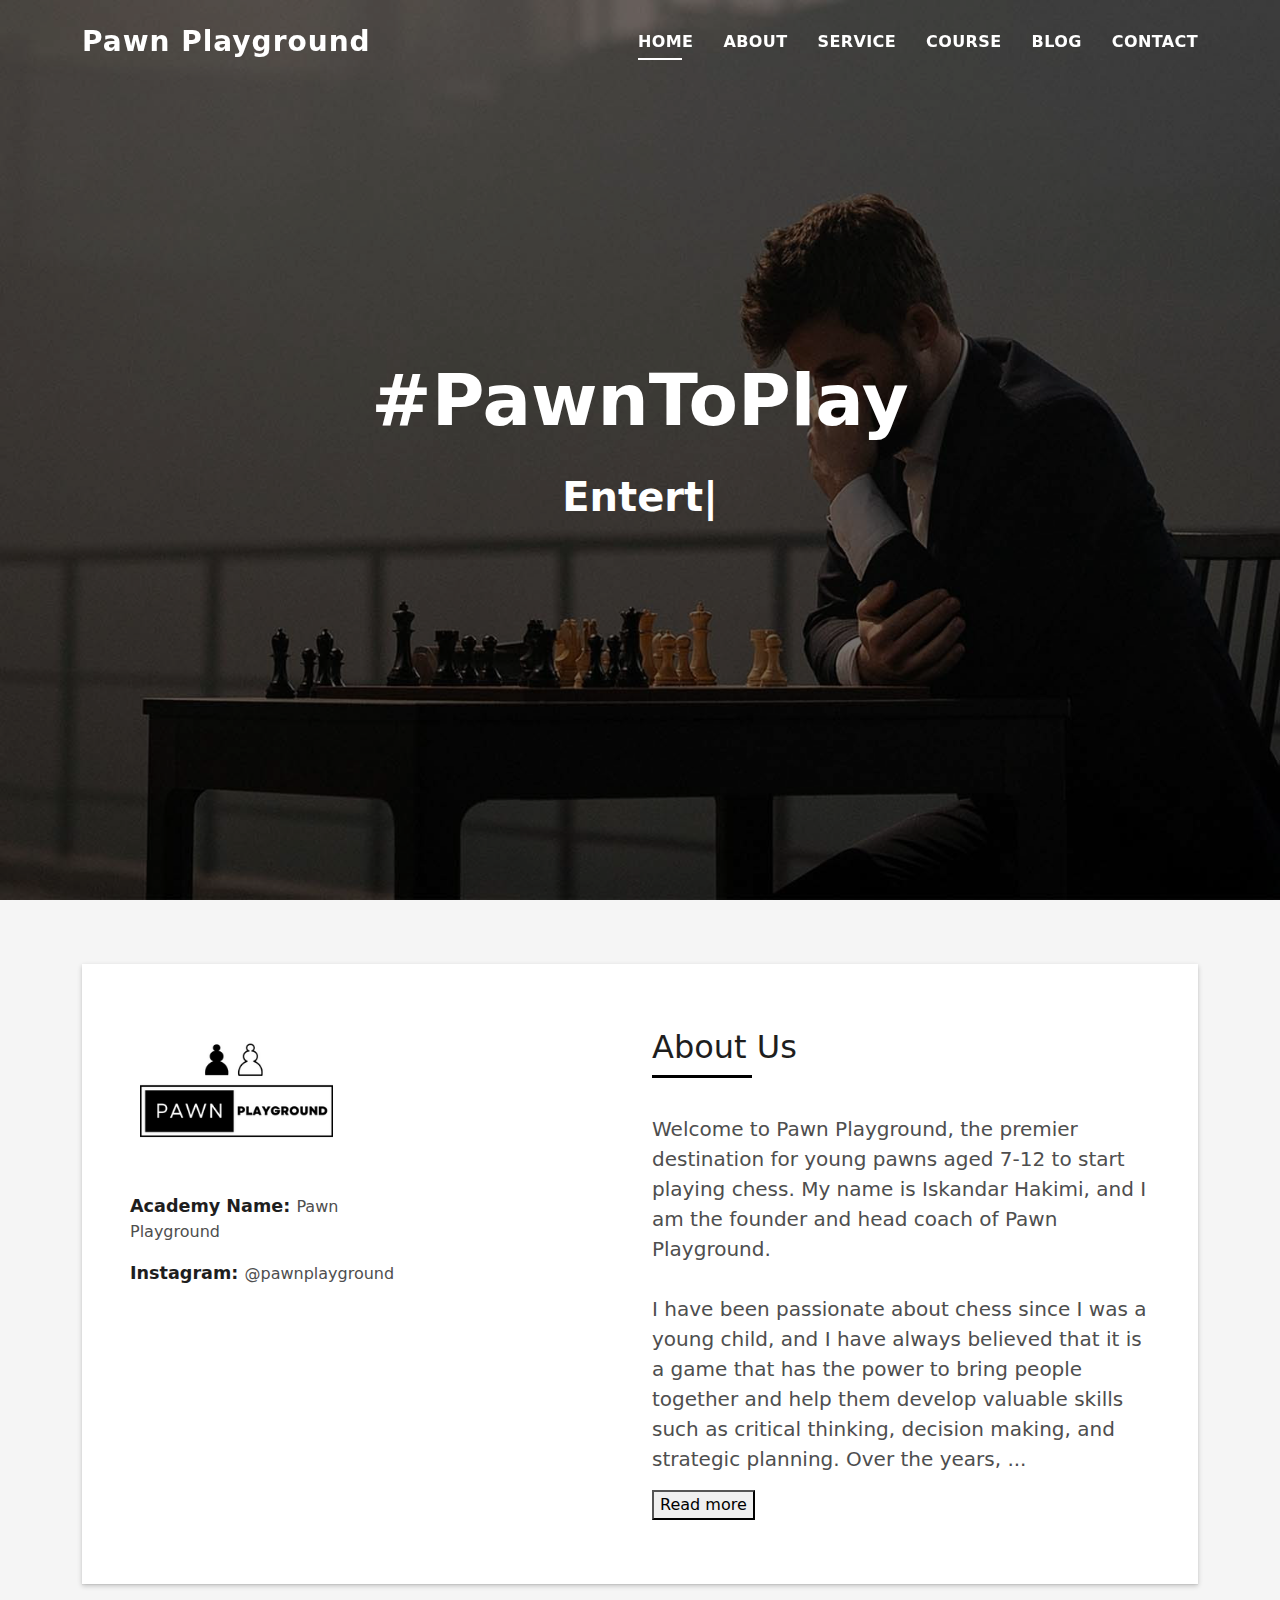
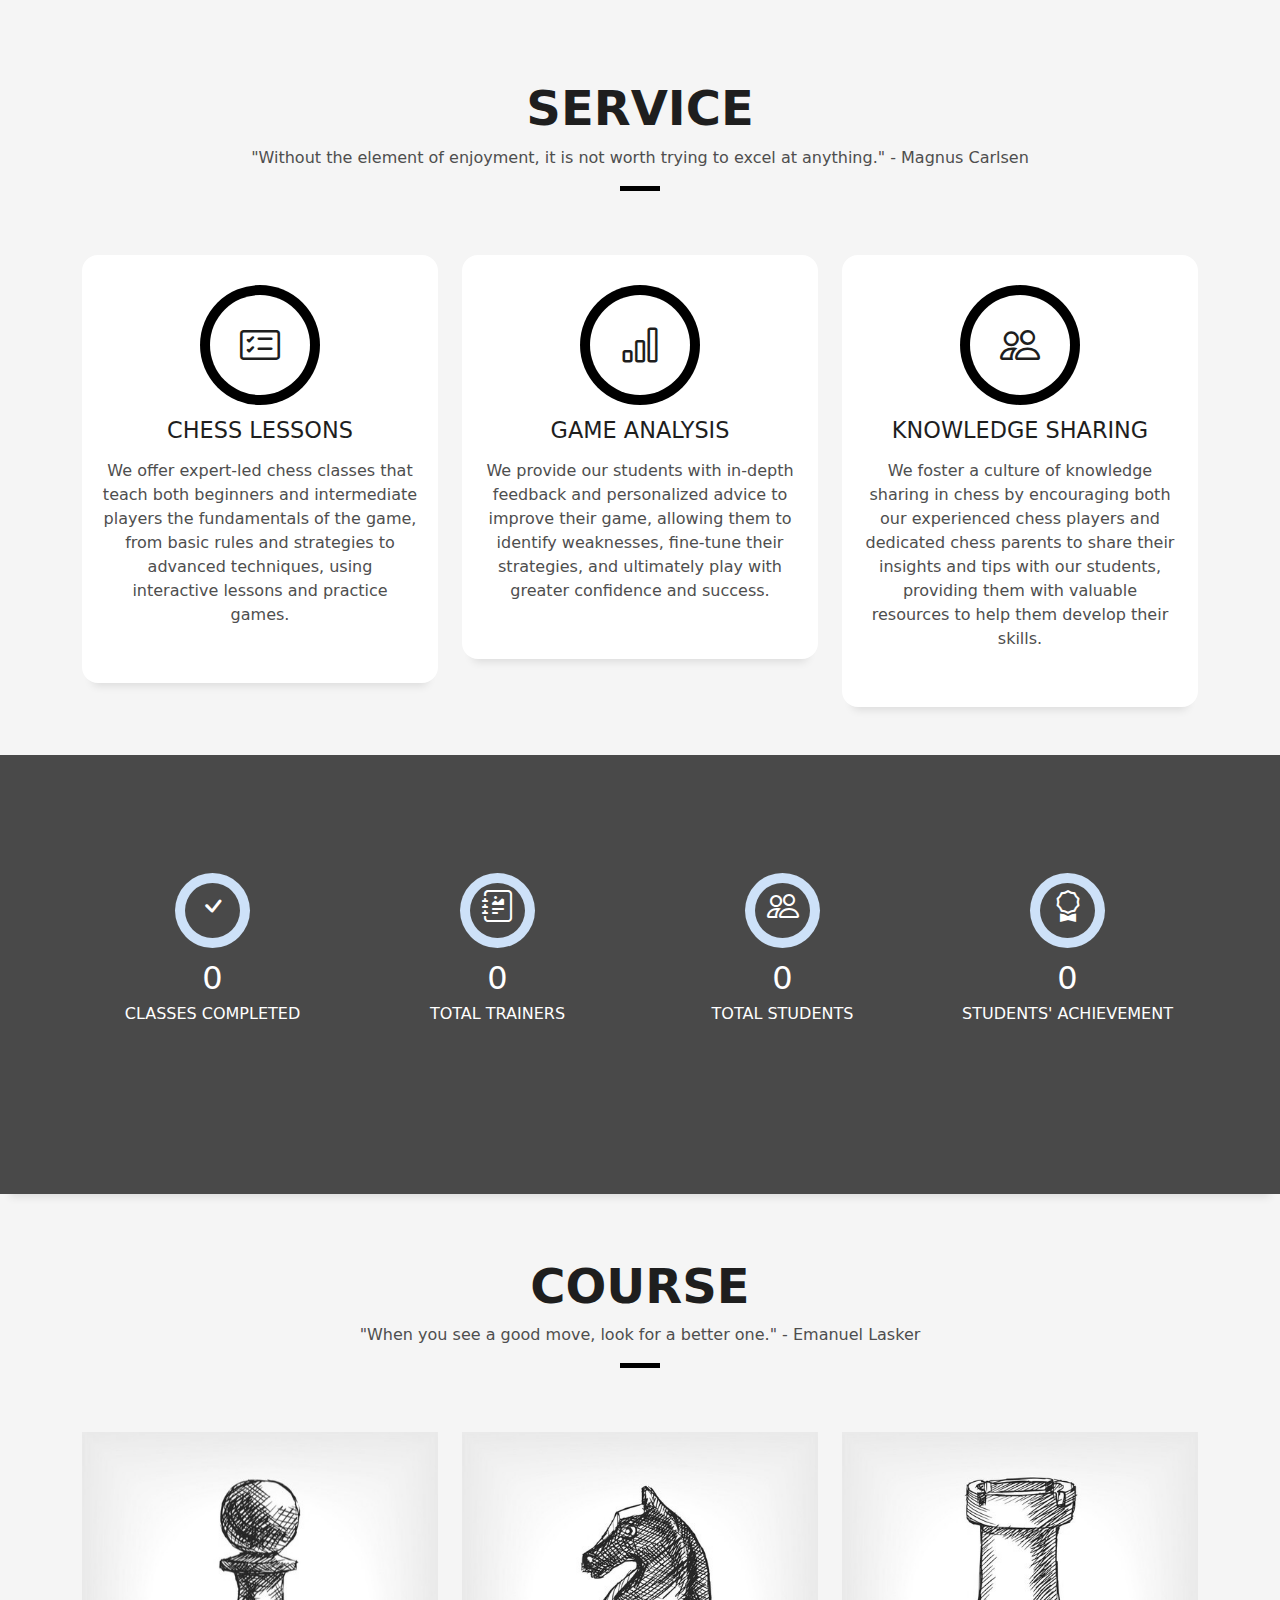
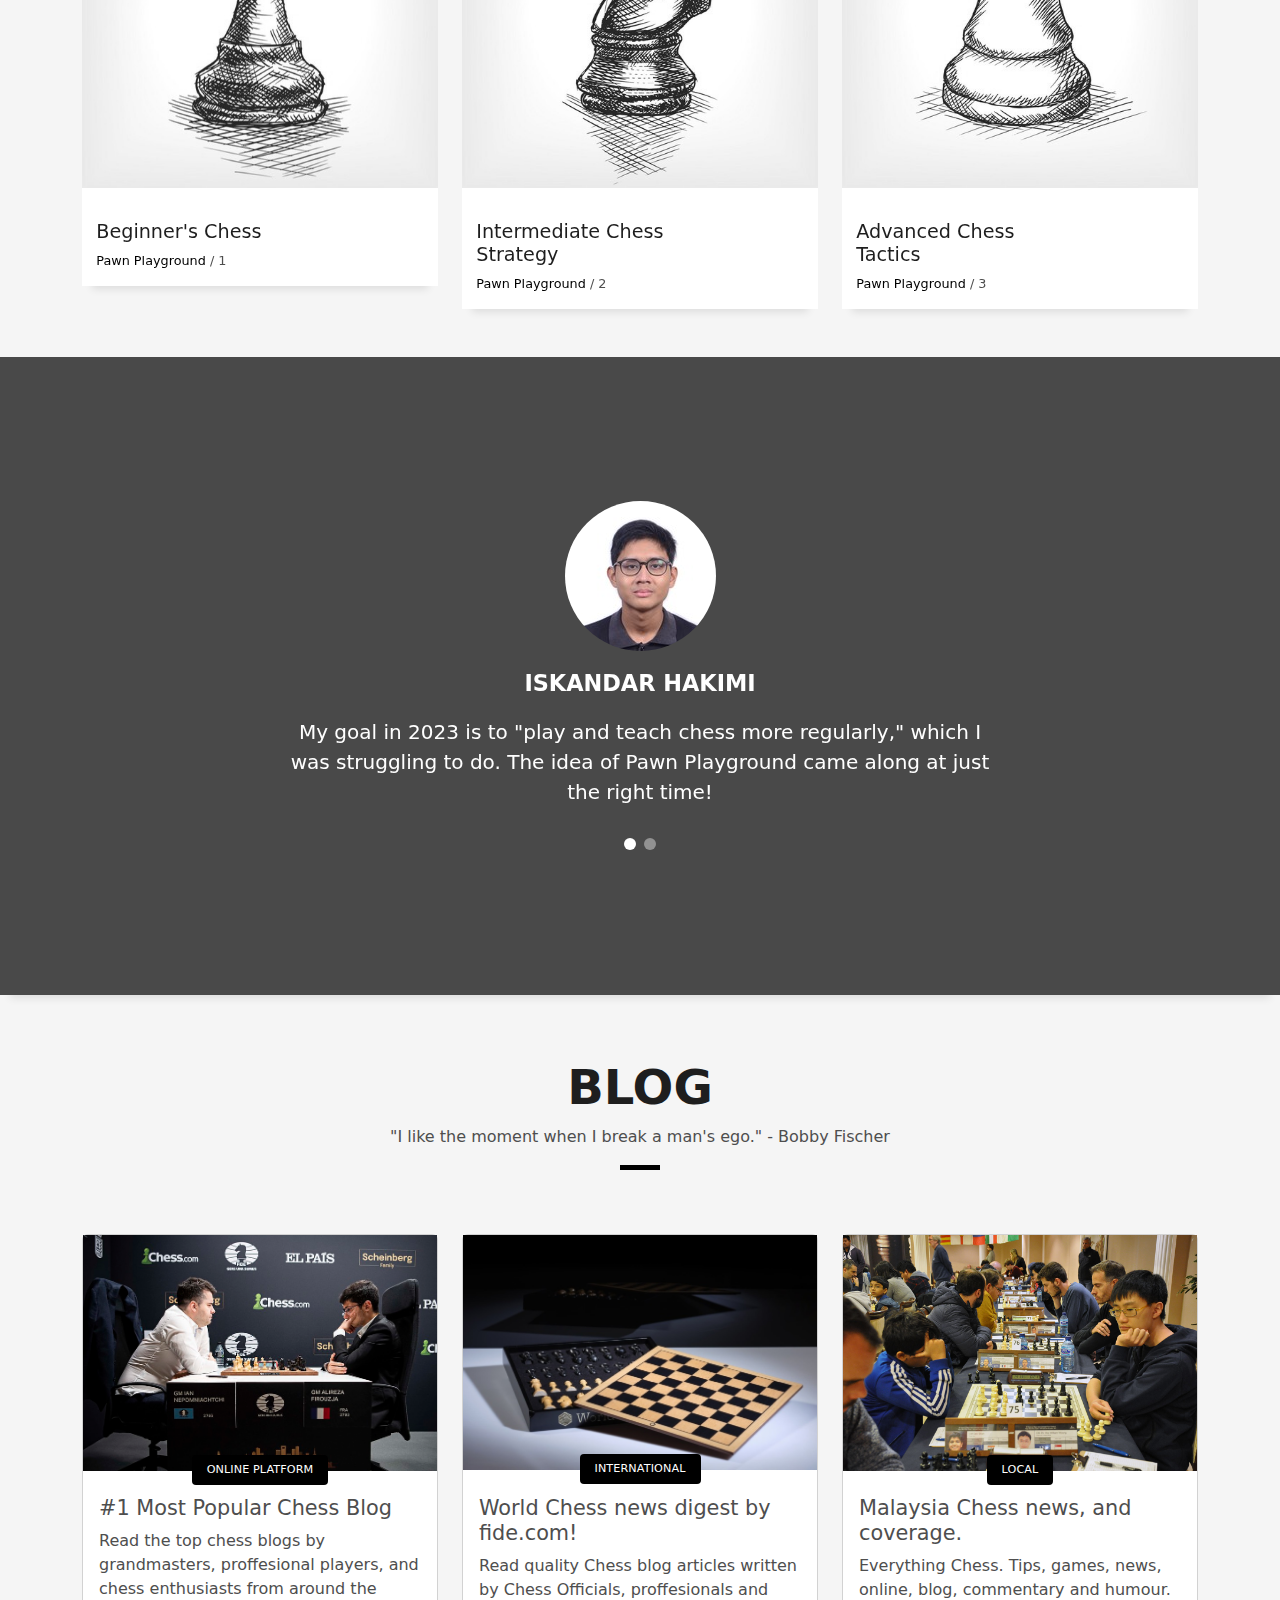
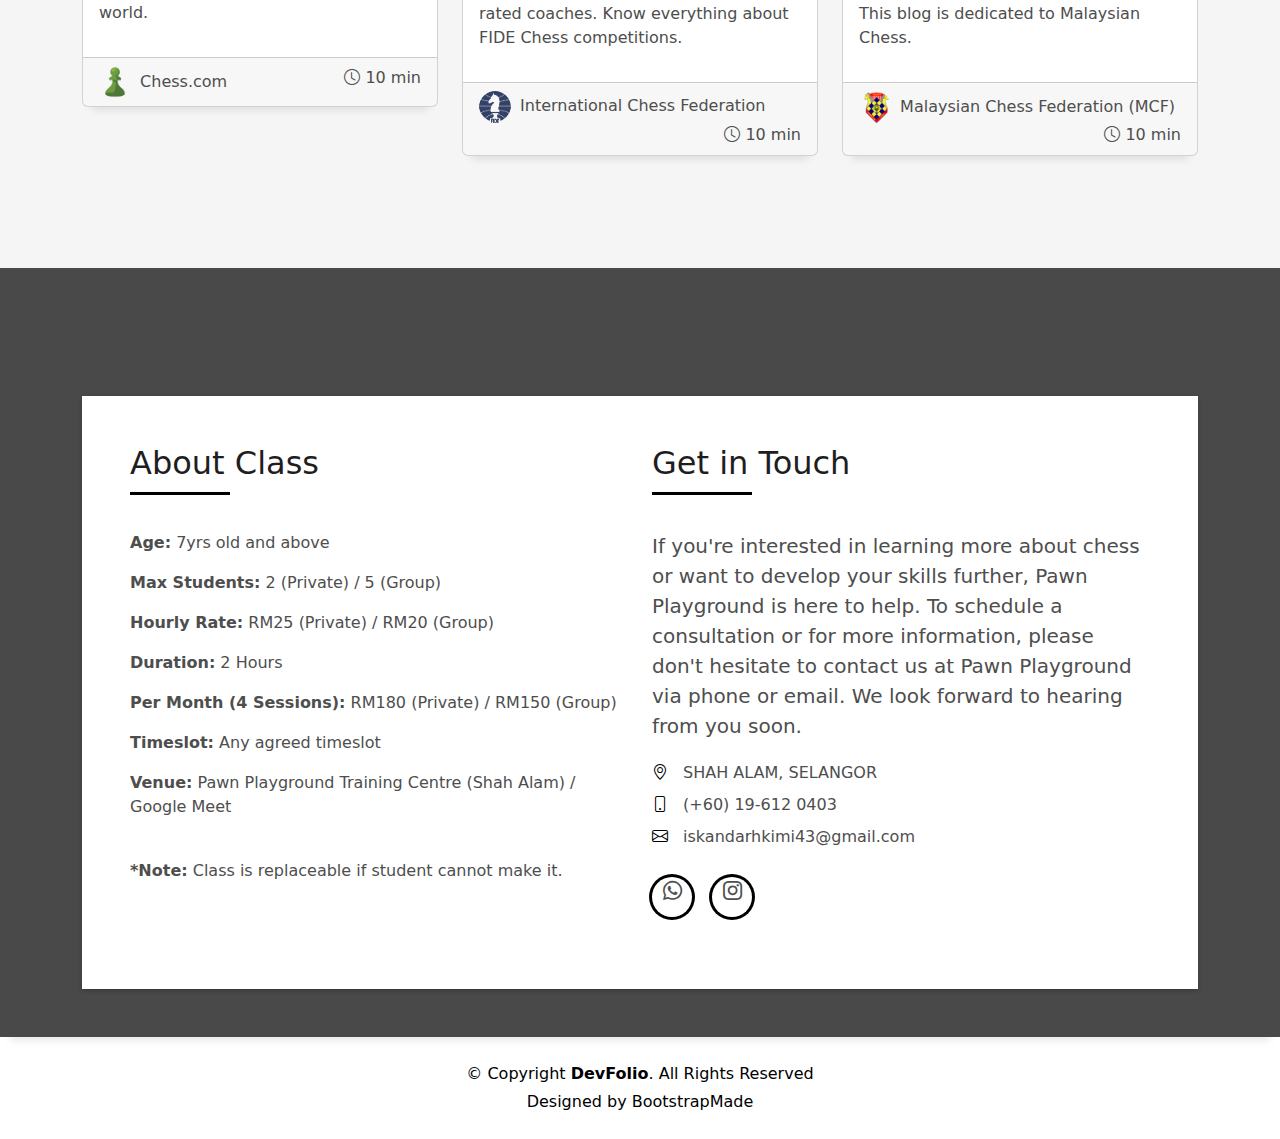
<file: index.html>
<!DOCTYPE html>
<html lang="en">

<head>
  <meta charset="utf-8">
  <meta content="width=device-width, initial-scale=1.0" name="viewport">

  <title>Pawn Playground</title>
  <meta content="" name="description">
  <meta content="" name="keywords">

  <!-- Favicons -->
  <link href="assets/img/pawnicon.png" rel="icon">
  <link href="assets/img/pawnicon.png" rel="apple-touch-icon">

  <!-- Vendor CSS Files -->
  <link href="assets/vendor/bootstrap/css/bootstrap.min.css" rel="stylesheet">
  <link href="assets/vendor/bootstrap-icons/bootstrap-icons.css" rel="stylesheet">
  <link href="assets/vendor/glightbox/css/glightbox.min.css" rel="stylesheet">
  <link href="assets/vendor/swiper/swiper-bundle.min.css" rel="stylesheet">

  <!-- Template Main CSS File -->
  <link href="assets/css/style.css" rel="stylesheet">

  <style>
    #more {display: none;}
  </style>

  <!-- =======================================================
  * Template Name: DevFolio - v4.10.0
  * Template URL: https://bootstrapmade.com/devfolio-bootstrap-portfolio-html-template/
  * Author: BootstrapMade.com
  * License: https://bootstrapmade.com/license/
  ======================================================== -->
</head>

<body>

  <!-- ======= Header ======= -->
  <header id="header" class="fixed-top">
    <div class="container d-flex align-items-center justify-content-between">

      <h1 class="logo"><a href="index.html">Pawn Playground</a></h1>
      <!-- Uncomment below if you prefer to use an image logo -->
      <!-- <a href="index.html" class="logo"><img src="assets/img/logo.png" alt="" class="img-fluid"></a>-->

      <nav id="navbar" class="navbar">
        <ul>
          <li><a class="nav-link scrollto active" href="#hero">Home</a></li>
          <li><a class="nav-link scrollto" href="#about">About</a></li>
          <li><a class="nav-link scrollto" href="#service">Service</a></li>
          <li><a class="nav-link scrollto " href="#course">Course</a></li>
          <li><a class="nav-link scrollto " href="#blog">Blog</a></li>
          <li><a class="nav-link scrollto" href="#contact">Contact</a></li>
        </ul>
        <i class="bi bi-list mobile-nav-toggle"></i>
      </nav><!-- .navbar -->

    </div>
  </header><!-- End Header -->

  <!-- ======= Hero Section ======= -->
  <div id="hero" class="hero route bg-image" style="background-image: url(assets/img/hero-bg.jpg)">
    <div class="overlay-itro"></div>
    <div class="hero-content display-table">
      <div class="table-cell">
        <div class="container">
          <!--<p class="display-6 color-d">Hello, world!</p>-->
          <h1 class="hero-title mb-4">#PawnToPlay</h1>
          <p class="hero-subtitle"><span class="typed" data-typed-items="Entertain., Inspire., Educate."></span></p>
          <!-- <p class="pt-3"><a class="btn btn-primary btn js-scroll px-4" href="#about" role="button">Learn More</a></p> -->
        </div>
      </div>
    </div>
  </div><!-- End Hero Section -->

  <main id="main">

    <!-- ======= About Section ======= -->
    <section id="about" class="about-mf sect-pt4 route">
      <div class="container">
        <div class="row">
          <div class="col-sm-12">
            <div class="box-shadow-full">
              <div class="row">
                <div class="col-md-6">
                  <div class="row">
                    <div class="col-sm-6 col-md-5">
                      <div class="about-img" style="text-align: center;">
                        <img src="assets/img/PAWN PLAYGROUND (250 x 250).png" class="img-fluid rounded b-shadow-a" alt="">
                      </div>
                    </div>
                  </div>
                  <div class="col-sm-6 col-md-7">
                    <div class="about-info">
                      <p><span class="title-s">Academy Name: </span> <span>Pawn Playground</span></p>
                      <p><span class="title-s">Instagram: </span> <span><a href=https://www.instagram.com/pawnplayground>@pawnplayground</a></span></p>
                    </div>
                  </div>
                </div>
                <div class="col-md-6">
                  <div class="about-me pt-4 pt-md-0">
                    <div class="title-box-2">
                      <h5 class="title-left">
                        About Us
                      </h5>
                    </div>


                    <p class="lead">
                      Welcome to Pawn Playground, the premier destination for young pawns aged 7-12 to start playing chess. 
                      My name is Iskandar Hakimi, and I am the founder and head coach of Pawn Playground. 
                      
                      <br><br> I have been passionate about chess since I was a young child, and I have always believed that it is a game that has the 
                      power to bring people together and help them develop valuable skills such as critical thinking, decision making, and strategic planning.
                      Over the years, <span id="dots">...</span><span id="more"> I have played in countless tournaments, studied with some amazing coaches, and honed my skills to become a solid player of the game.
                      
                      <br><br> I started Pawn Playground with the goal of sharing my love of chess with others and helping them to achieve their full 
                      potential in the game. Whether you're a beginner who has never played before or an intermediate player looking to take your skills 
                      to the next level, my team and I are here to help you succeed.
                    
                      <br><br>At Pawn Playground, we offer a variety of programs and classes, ranging from individual lessons to group training sessions, 
                      to help you reach your goals and improve your game. Our experienced coaches are dedicated to providing personalized instruction 
                      and support, and we are committed to creating a welcoming and supportive community for all of our students.
                    
                      <br><br> Thank you for considering Pawn Playground for your chess education, and we look forward to working with you soon.</span>
                    </p>
                    <button onclick="myFunction()" id="myBtn">Read more</button>
                  </div>
                </div>
              </div>
            </div>
          </div>
        </div>
      </div>
    </section><!-- End About Section -->

    <!-- ======= Service Section ======= -->
    <section id="service" class="services-mf pt-5 route">
      <div class="container">
        <div class="row">
          <div class="col-sm-12">
            <div class="title-box text-center">
              <h3 class="title-a">
                Service
              </h3>
              <p class="subtitle-a">
                "Without the element of enjoyment, it is not worth trying to excel at anything." - Magnus Carlsen
              </p>
              <div class="line-mf"></div>
            </div>
          </div>
        </div>
        <div class="row">
          <div class="col-md-4">
            <div class="service-box">
              <div class="service-ico">
                <span class="ico-circle"><i class="bi bi-card-checklist"></i></span>
              </div>
              <div class="service-content">
                <h2 class="s-title">Chess Lessons</h2>
                <p class="s-description text-center">
                  We offer expert-led chess classes that teach both beginners and intermediate players the fundamentals of the game, 
                  from basic rules and strategies to advanced techniques, using interactive lessons and practice games.
                </p>
              </div>
            </div>
          </div>
          <div class="col-md-4">
            <div class="service-box">
              <div class="service-ico">
                <span class="ico-circle"><i class="bi bi-bar-chart"></i></span>
              </div>
              <div class="service-content">
                <h2 class="s-title">Game Analysis</h2>
                <p class="s-description text-center">
                  We provide our students with in-depth feedback and personalized advice to improve their game, 
                  allowing them to identify weaknesses, fine-tune their strategies, and ultimately play with greater confidence and success.
                </p>
              </div>
            </div>
          </div>
          <div class="col-md-4">
            <div class="service-box">
              <div class="service-ico">
                <span class="ico-circle"><i class="bi bi-people"></i></span>
              </div>
              <div class="service-content">
                <h2 class="s-title">Knowledge Sharing</h2>
                <p class="s-description text-center">
                  We foster a culture of knowledge sharing in chess by encouraging both our experienced chess players and dedicated 
                  chess parents to share their insights and tips with our students, providing them with valuable resources 
                  to help them develop their skills.
                </p>
              </div>
            </div>
          </div>
        </div>
      </div>
    </section><!-- End Services Section -->

    <!-- ======= Counter Section ======= -->
    <div class="section-counter paralax-mf bg-image" style="background-image: url(assets/img/pawn-bg.jpg)">
      <div class="overlay-mf"></div>
      <div class="container position-relative">
        <div class="row">
          <div class="col-sm-3 col-lg-3">
            <div class="counter-box counter-box pt-4 pt-md-0">
              <div class="counter-ico">
                <span class="ico-circle"><i class="bi bi-check"></i></span>
              </div>
              <div class="counter-num">
                <p data-purecounter-start="0" data-purecounter-end="72" data-purecounter-duration="1" class="counter purecounter"></p>
                <span class="counter-text">CLASSES COMPLETED<br><br></span>
              </div>
            </div>
          </div>
          <div class="col-sm-3 col-lg-3">
            <div class="counter-box pt-4 pt-md-0">
              <div class="counter-ico">
                <span class="ico-circle"><i class="bi bi-journal-richtext"></i></span>
              </div>
              <div class="counter-num">
                <p data-purecounter-start="0" data-purecounter-end="2" data-purecounter-duration="1" class="counter purecounter"></p>
                <span class="counter-text">TOTAL TRAINERS<br><br></span>
              </div>
            </div>
          </div>
          <div class="col-sm-3 col-lg-3">
            <div class="counter-box pt-4 pt-md-0">
              <div class="counter-ico">
                <span class="ico-circle"><i class="bi bi-people"></i></span>
              </div>
              <div class="counter-num">
                <p data-purecounter-start="0" data-purecounter-end="12" data-purecounter-duration="1" class="counter purecounter"></p>
                <span class="counter-text">TOTAL STUDENTS<br><br></span>
              </div>
            </div>
          </div>
          <div class="col-sm-3 col-lg-3">
            <div class="counter-box pt-4 pt-md-0">
              <div class="counter-ico">
                <span class="ico-circle"><i class="bi bi-award"></i></span>
              </div>
              <div class="counter-num">
                <p data-purecounter-start="0" data-purecounter-end="27" data-purecounter-duration="1" class="counter purecounter"></p>
                <span class="counter-text">STUDENTS' ACHIEVEMENT</span>
              </div>
            </div>
          </div>
        </div>
      </div>
    </div><!-- End Counter Section -->

    <!-- ======= Course Section ======= -->
    <section id="course" class="portfolio-mf sect-pt4 route">
      <div class="container">
        <div class="row">
          <div class="col-sm-12">
            <div class="title-box text-center">
              <h3 class="title-a">
                Course
              </h3>
              <p class="subtitle-a">
                "When you see a good move, look for a better one." - Emanuel Lasker
              </p>
              <div class="line-mf"></div>
            </div>
          </div>
        </div>
        <div class="row">
          <div class="col-md-4">
            <div class="work-box">
              <a href="assets/img/pawn-sketch-bw.jpg" data-gallery="portfolioGallery" class="portfolio-lightbox">
                <div class="work-img">
                  <img src="assets/img/pawn-sketch-bw.jpg" alt="" class="img-fluid">
                </div>
              </a>
              <div class="work-content">
                <div class="row">
                  <div class="col-sm-8">
                    <h2 class="w-title">Beginner's Chess</h2>
                    <div class="w-more">
                      <span class="w-ctegory">Pawn Playground</span> / <span class="w-date">1</span>
                    </div>
                  </div>
                </div>
              </div>
            </div>
          </div>
          <div class="col-md-4">
            <div class="work-box">
              <a href="assets/img/knight-sketch-bw.jpg" data-gallery="portfolioGallery" class="portfolio-lightbox">
                <div class="work-img">
                  <img src="assets/img/knight-sketch-bw.jpg" alt="" class="img-fluid">
                </div>
              </a>
              <div class="work-content">
                <div class="row">
                  <div class="col-sm-8">
                    <h2 class="w-title">Intermediate Chess Strategy</h2>
                    <div class="w-more">
                      <span class="w-ctegory">Pawn Playground</span> / <span class="w-date">2</span>
                    </div>
                  </div>
                </div>
              </div>
            </div>
          </div>
          <div class="col-md-4">
            <div class="work-box">
              <a href="assets/img/rook-sketch-bw.jpg" data-gallery="portfolioGallery" class="portfolio-lightbox">
                <div class="work-img">
                  <img src="assets/img/rook-sketch-bw.jpg" alt="" class="img-fluid">
                </div>
              </a>
              <div class="work-content">
                <div class="row">
                  <div class="col-sm-8">
                    <h2 class="w-title">Advanced Chess Tactics</h2>
                    <div class="w-more">
                      <span class="w-ctegory">Pawn Playground</span> / <span class="w-date">3</span>
                    </div>
                  </div>
                </div>
              </div>
            </div>
          </div>
        </div>
      </div>
    </section><!-- End Portfolio Section -->

    <!-- ======= Trainers Section ======= -->
    <div class="testimonials paralax-mf bg-image" style="background-image: url(assets/img/chess-bg.jpg)">
      <div class="overlay-mf"></div>
      <div class="container">
        <div class="row">
          <div class="col-md-12">

            <div class="testimonials-slider swiper" data-aos="fade-up" data-aos-delay="100">
              <div class="swiper-wrapper">

                <div class="swiper-slide">
                  <div class="testimonial-box">
                    <div class="author-test">
                      <img src="assets/img/kimipic.jpg" alt="" class="rounded-circle b-shadow-a">
                      <span class="author">Iskandar Hakimi</span>
                    </div>
                    <div class="content-test">
                      <p class="description lead">
                        My goal in 2023 is to "play and teach chess more regularly," which I was struggling to do. 
                        The idea of Pawn Playground came along at just the right time! 
                      </p>
                    </div>
                  </div>
                </div><!-- End trainers item -->

                <div class="swiper-slide">
                  <div class="testimonial-box">
                    <div class="author-test">
                      <img src="assets/img/dinapic.jpg" alt="" class="rounded-circle b-shadow-a">
                      <span class="author">Yasmin Irdina</span>
                    </div>
                    <div class="content-test">
                      <p class="description lead">
                        I strongly believe that teaching our young guns how to play chess will stimulate 
                        their development in problem-solving, critical thinking, and strategic planning skills. Let's #PawnToPlay.
                      </p>
                    </div>
                  </div>
                </div><!-- End trainers item -->
              </div>
              <div class="swiper-pagination"></div>
            </div>

            <!-- <div id="testimonial-mf" class="owl-carousel owl-theme">
          
        </div> -->
          </div>
        </div>
      </div>
    </div><!-- End Trainers Section -->

    <!-- ======= Blog Section ======= -->
    <section id="blog" class="blog-mf sect-pt4 route">
      <div class="container">
        <div class="row">
          <div class="col-sm-12">
            <div class="title-box text-center">
              <h3 class="title-a">
                Blog
              </h3>
              <p class="subtitle-a">
                "I like the moment when I break a man's ego." - Bobby Fischer
              </p>
              <div class="line-mf"></div>
            </div>
          </div>
        </div>
        <div class="row">
          <div class="col-md-4">
            <div class="card card-blog">
              <div class="card-img">
                <a href="https://www.chess.com/blog/chesscom"><img src="assets/img/chess.com.jpeg" alt="" class="img-fluid"></a>
              </div>
              <div class="card-body">
                <div class="card-category-box">
                  <div class="card-category">
                    <h6 class="category">Online Platform</h6>
                  </div>
                </div>
                <h3 class="card-title"><a href="https://www.chess.com/blog/chesscom">#1 Most Popular Chess Blog</a></h3>
                <p class="card-description">
                  Read the top chess blogs by grandmasters, proffesional players, and 
                  chess enthusiasts from around the world.
                </p>
              </div>
              <div class="card-footer">
                <div class="post-author">
                  <a href="#">
                    <img src="assets/img/chess.comicon.png" alt="" class="avatar rounded-circle">
                    <span class="author">Chess.com</span>
                  </a>
                </div>
                <div class="post-date">
                  <span class="bi bi-clock"></span> 10 min
                </div>
              </div>
            </div>
          </div>
          <div class="col-md-4">
            <div class="card card-blog">
              <div class="card-img">
                <a href="https://www.fide.com/news"><img src="assets/img/fide.jpg" alt="" class="img-fluid"></a>
              </div>
              <div class="card-body">
                <div class="card-category-box">
                  <div class="card-category">
                    <h6 class="category">International</h6>
                  </div>
                </div>
                <h3 class="card-title"><a href="https://www.fide.com/news">World Chess news digest by fide.com!</a></h3>
                <p class="card-description">
                  Read quality Chess blog articles written by Chess Officials, proffesionals 
                  and rated coaches. Know everything about FIDE Chess competitions.
                </p>
              </div>
              <div class="card-footer">
                <div class="post-author">
                  <a href="#">
                    <img src="assets/img/fidelogo.png" alt="" class="avatar rounded-circle">
                    <span class="author">International Chess Federation</span>
                  </a>
                </div>
                <div class="post-date">
                  <span class="bi bi-clock"></span> 10 min
                </div>
              </div>
            </div>
          </div>
          <div class="col-md-4">
            <div class="card card-blog">
              <div class="card-img">
                <a href="https://malaysiachess.org/"><img src="assets/img/mcf.jpg" alt="" class="img-fluid"></a>
              </div>
              <div class="card-body">
                <div class="card-category-box">
                  <div class="card-category">
                    <h6 class="category">Local</h6>
                  </div>
                </div>
                <h3 class="card-title"><a href="https://malaysiachess.org/">Malaysia Chess news, and coverage.</a></h3>
                <p class="card-description">
                  Everything Chess. Tips, games, news, online, blog, commentary and humour.
                  This blog is dedicated to Malaysian Chess.
                </p>
              </div>
              <div class="card-footer">
                <div class="post-author">
                  <a href="#">
                    <img src="assets/img/mcflogo.png" alt="" class="avatar rounded-circle">
                    <span class="author">Malaysian Chess Federation (MCF)</span>
                  </a>
                </div>
                <div class="post-date">
                  <span class="bi bi-clock"></span> 10 min
                </div>
              </div>
            </div>
          </div>
        </div>
      </div>
    </section><!-- End Blog Section -->

    <!-- ======= Contact Section ======= -->
    <section id="contact" class="paralax-mf footer-paralax bg-image sect-mt4 route" style="background-image: url(assets/img/overlay-bg.jpg)">
      <div class="overlay-mf"></div>
      <div class="container">
        <div class="row">
          <div class="col-sm-12">
            <div class="contact-mf">
              <div id="contact" class="box-shadow-full">
                <div class="row">
                  <div class="col-md-6">
                    <div class="title-box-2">
                      <h5 class="title-left">
                        About Class
                      </h5>
                    </div>
                    <div>
                      <p class="lead">
                        <p><b>Age:</b> 7yrs old and above</p>
                        <p><b>Max Students:</b> 2 (Private) / 5 (Group)</p>
                        <p><b>Hourly Rate:</b> RM25 (Private) / RM20 (Group) </p>
                        <p><b>Duration:</b> 2 Hours</p>
                        <p><b>Per Month (4 Sessions):</b> RM180 (Private) / RM150 (Group)</p>
                        <p><b>Timeslot:</b> Any agreed timeslot</p>
                        <p><b>Venue:</b> Pawn Playground Training Centre (Shah Alam) / Google Meet</p>
                        <br>
                        <p><b>*Note:</b> Class is replaceable if student cannot make it.</p>
                      </p>
                    </div>
                  </div>
                  <div class="col-md-6">
                    <div class="title-box-2 pt-4 pt-md-0">
                      <h5 class="title-left">
                        Get in Touch
                      </h5>
                    </div>
                    <div class="more-info">
                      <p class="lead">
                        If you're interested in learning more about chess or want to develop your skills further, 
                        Pawn Playground is here to help. To schedule a consultation or for more information, 
                        please don't hesitate to contact us at Pawn Playground via phone or email. 
                        We look forward to hearing from you soon.
                      </p>
                      <ul class="list-ico">
                        <li><span class="bi bi-geo-alt"></span> SHAH ALAM, SELANGOR</li>
                        <li><span class="bi bi-phone"></span> (+60) 19-612 0403</li>
                        <li><span class="bi bi-envelope"></span> iskandarhkimi43@gmail.com</li>
                      </ul>
                    </div>
                    <div class="socials">
                      <ul>
                        <li><a href="https://api.whatsapp.com/send?phone=60196120403&text=Hello%2C%20I%20am%20interested%20in%20joining%20Pawn%20Playground!"><span class="ico-circle"><i class="bi bi-whatsapp"></i></span></a></li>
                        <li><a href="https://www.instagram.com/pawnplayground/"><span class="ico-circle"><i class="bi bi-instagram"></i></span></a></li>
                      </ul>
                    </div>
                  </div>
                </div>
              </div>
            </div>
          </div>
        </div>
      </div>
    </section><!-- End Contact Section -->

  </main><!-- End #main -->

  <!-- ======= Footer ======= -->
  <footer>
    <div class="container">
      <div class="row">
        <div class="col-sm-12">
          <div class="copyright-box">
            <p class="copyright">&copy; Copyright <strong>DevFolio</strong>. All Rights Reserved</p>
            <div class="credits">
              <!--
              All the links in the footer should remain intact.
              You can delete the links only if you purchased the pro version.
              Licensing information: https://bootstrapmade.com/license/
              Purchase the pro version with working PHP/AJAX contact form: https://bootstrapmade.com/buy/?theme=DevFolio
            -->
              Designed by <a href="https://bootstrapmade.com/">BootstrapMade</a>
            </div>
          </div>
        </div>
      </div>
    </div>
  </footer><!-- End  Footer -->

  <div id="preloader"></div>
  <a href="#" class="back-to-top d-flex align-items-center justify-content-center"><i class="bi bi-arrow-up-short"></i></a>

  <!-- Vendor JS Files -->
  <script src="assets/vendor/purecounter/purecounter_vanilla.js"></script>
  <script src="assets/vendor/bootstrap/js/bootstrap.bundle.min.js"></script>
  <script src="assets/vendor/glightbox/js/glightbox.min.js"></script>
  <script src="assets/vendor/swiper/swiper-bundle.min.js"></script>
  <script src="assets/vendor/typed.js/typed.min.js"></script>
  <script src="assets/vendor/php-email-form/validate.js"></script>

  <!-- Template Main JS File -->
  <script src="assets/js/main.js"></script>

  <script>
    function myFunction() {
      var dots = document.getElementById("dots");
      var moreText = document.getElementById("more");
      var btnText = document.getElementById("myBtn");
    
      if (dots.style.display === "none") {
        dots.style.display = "inline";
        btnText.innerHTML = "Read more"; 
        moreText.style.display = "none";
      } else {
        dots.style.display = "none";
        btnText.innerHTML = "Read less"; 
        moreText.style.display = "inline";
      }
    }
    </script>

</body>

</html>
</file>
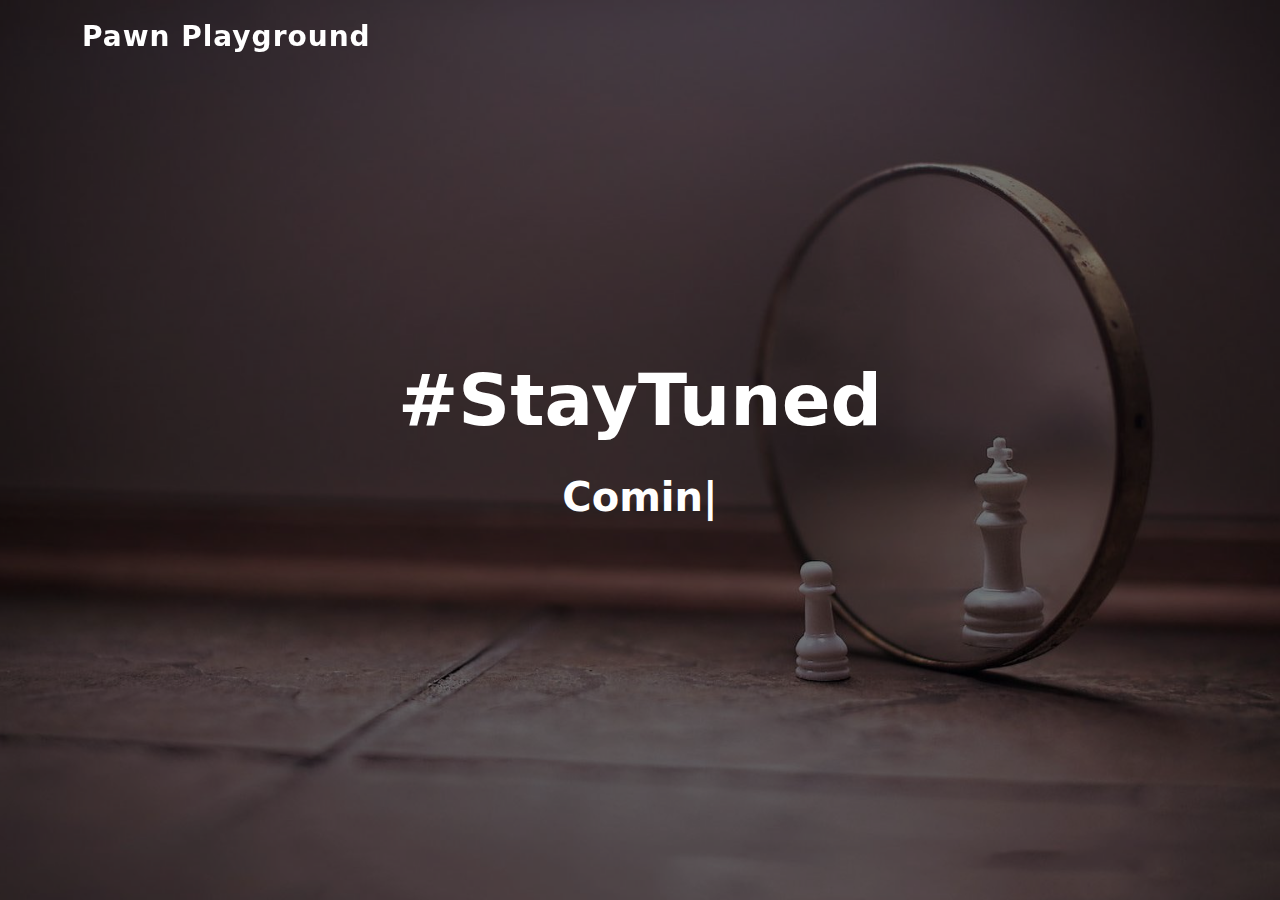
<file: coming-soon.html>
<!DOCTYPE html>
<html lang="en">

<head>
  <meta charset="utf-8">
  <meta content="width=device-width, initial-scale=1.0" name="viewport">

  <title>Pawn Playground</title>
  <meta content="" name="description">
  <meta content="" name="keywords">

  <!-- Favicons -->
  <link href="assets/img/pawnicon.png" rel="icon">
  <link href="assets/img/pawnicon.png" rel="apple-touch-icon">

  <!-- Vendor CSS Files -->
  <link href="assets/vendor/bootstrap/css/bootstrap.min.css" rel="stylesheet">
  <link href="assets/vendor/bootstrap-icons/bootstrap-icons.css" rel="stylesheet">
  <link href="assets/vendor/glightbox/css/glightbox.min.css" rel="stylesheet">
  <link href="assets/vendor/swiper/swiper-bundle.min.css" rel="stylesheet">

  <!-- Template Main CSS File -->
  <link href="assets/css/style.css" rel="stylesheet">

  <style>
    #more {display: none;}
  </style>

  <!-- =======================================================
  * Template Name: DevFolio - v4.10.0
  * Template URL: https://bootstrapmade.com/devfolio-bootstrap-portfolio-html-template/
  * Author: BootstrapMade.com
  * License: https://bootstrapmade.com/license/
  ======================================================== -->
</head>

<body>

  <!-- ======= Header ======= -->
  <header id="header" class="fixed-top">
    <div class="container d-flex align-items-center justify-content-between">

      <h1 class="logo"><a href="#">Pawn Playground</a></h1>
      <!-- Uncomment below if you prefer to use an image logo -->
      <!-- <a href="index.html" class="logo"><img src="assets/img/logo.png" alt="" class="img-fluid"></a>-->

    </div>
  </header><!-- End Header -->

  <!-- ======= Hero Section ======= -->
  <div id="hero" class="hero route bg-image" style="background-image: url(assets/img/hero-bg-2.jpg)">
    <div class="overlay-itro"></div>
    <div class="hero-content display-table">
      <div class="table-cell">
        <div class="container">
          <!--<p class="display-6 color-d">Hello, world!</p>-->
          <h1 class="hero-title mb-4">#StayTuned</h1>
          <p class="hero-subtitle"><span class="typed" data-typed-items="Coming Soon."></span></p>
          <!-- <p class="pt-3"><a class="btn btn-primary btn js-scroll px-4" href="#about" role="button">Learn More</a></p> -->
        </div>
      </div>
    </div>
  </div><!-- End Hero Section -->

  <div id="preloader"></div>
  <a href="#" class="back-to-top d-flex align-items-center justify-content-center"><i class="bi bi-arrow-up-short"></i></a>

  <!-- Vendor JS Files -->
  <script src="assets/vendor/purecounter/purecounter_vanilla.js"></script>
  <script src="assets/vendor/bootstrap/js/bootstrap.bundle.min.js"></script>
  <script src="assets/vendor/glightbox/js/glightbox.min.js"></script>
  <script src="assets/vendor/swiper/swiper-bundle.min.js"></script>
  <script src="assets/vendor/typed.js/typed.min.js"></script>
  <script src="assets/vendor/php-email-form/validate.js"></script>

  <!-- Template Main JS File -->
  <script src="assets/js/main.js"></script>

  <script>
    function myFunction() {
      var dots = document.getElementById("dots");
      var moreText = document.getElementById("more");
      var btnText = document.getElementById("myBtn");
    
      if (dots.style.display === "none") {
        dots.style.display = "inline";
        btnText.innerHTML = "Read more"; 
        moreText.style.display = "none";
      } else {
        dots.style.display = "none";
        btnText.innerHTML = "Read less"; 
        moreText.style.display = "inline";
      }
    }
    </script>

</body>

</html>
</file>
<file: assets/css/style.css>
/**
* Template Name: DevFolio - v4.10.0
* Template URL: https://bootstrapmade.com/devfolio-bootstrap-portfolio-html-template/
* Author: BootstrapMade.com
* License: https://bootstrapmade.com/license/
*/

/*--------------------------------------------------------------
# General
--------------------------------------------------------------*/
body {
  background-color: #f5f5f5;
  color: #4e4e4e;
}

h1,
h2,
h3,
h4,
h5,
h6 {
  color: #1e1e1e;
}

a {
  color: #4e4e4e;
  text-decoration: none;
  transition: all 0.5s ease-in-out;
}

a:hover {
  color: #000000;
  text-decoration: none;
  transition: all 0.5s ease-in-out;
}

.p-r {
  position: relative;
}

.color-a {
  text-decoration: none;
  color: #000000;
}

.color-d {
  color: #f5f5f5;
}

.color-text-a {
  text-decoration: none;
  color: #4e4e4e;
}

.box-shadow,
.card-blog,
.work-box,
.service-box,
.paralax-mf {
  box-shadow: 0 13px 8px -10px rgba(0, 0, 0, 0.1);
}

.box-shadow-a,
.button:hover {
  text-decoration: none;
  box-shadow: 0 0 0 4px #cde1f8;
}

.display-5 {
  font-size: 2.5rem;
  font-weight: 300;
  line-height: 1.1;
}

.display-6 {
  font-size: 2rem;
  font-weight: 300;
  line-height: 1.1;
}

.avatar {
  width: 32px;
  height: 32px;
  margin-right: 4px;
  overflow: hidden;
}

.bg-image {
  background-repeat: no-repeat;
  background-attachment: fixed;
  background-size: cover;
  background-position: center center;
}

@media (max-width: 1024px) {
  .bg-image {
    background-attachment: scroll;
  }
}

.overlay-mf {
  background-color: #000000;
}

.overlay-mf {
  position: absolute;
  top: 0;
  left: 0px;
  padding: 0;
  height: 100%;
  width: 100%;
  opacity: 0.7;
}

.paralax-mf {
  position: relative;
  padding: 8rem 0;
}

.display-table {
  width: 100%;
  height: 100%;
  display: table;
}

.table-cell {
  display: table-cell;
  vertical-align: middle;
}

/*--/ Sections /--*/
.sect-4 {
  padding: 4rem 0;
}

.sect-pt4 {
  padding-top: 4rem;
}

.sect-mt4 {
  margin-top: 4rem;
}

/*--/ Title s /--*/
.title-s {
  font-weight: 600;
  color: #1e1e1e;
  font-size: 1.1rem;
}

/*--/ Title A /--*/
.title-box {
  margin-bottom: 4rem;
}

.title-a {
  text-decoration: none;
  font-size: 3rem;
  font-weight: bold;
  text-transform: uppercase;
}

.subtitle-a {
  text-decoration: none;
  color: #4e4e4e;
}

.line-mf {
  width: 40px;
  height: 5px;
  background-color: #000000;
  margin: 0 auto;
}

/*--/ Title Left /--*/
.title-box-2 {
  margin-bottom: 3rem;
}

.title-left {
  font-size: 2rem;
  position: relative;
}

.title-left:before {
  content: "";
  position: absolute;
  height: 3px;
  background-color: #000000;
  width: 100px;
  bottom: -12px;
}

/*------/ Box /------*/
.box-pl2 {
  padding-left: 2rem;
}

.box-shadow-full {
  padding: 3rem 1.25rem;
  position: relative;
  background-color: #fff;
  margin-bottom: 3rem;
  z-index: 2;
  box-shadow: 0 1px 1px 0 rgba(0, 0, 0, 0.06), 0 2px 5px 0 rgba(0, 0, 0, 0.2);
}

@media (min-width: 768px) {
  .box-shadow-full {
    padding: 3rem;
  }
}

/*------/ Socials /------*/
.socials {
  padding: 1.5rem 0;
}

.socials ul li {
  display: inline-block;
}

.socials .ico-circle {
  height: 40px;
  width: 40px;
  font-size: 1.2rem;
  border-radius: 50%;
  line-height: 1.6;
  margin: 0 15px 0 0;
  box-shadow: 0 0 0 3px #000000;
  transition: all 500ms ease;
}

.socials .ico-circle:hover {
  background-color: #000000;
  color: #fff;
  box-shadow: 0 0 0 3px #cde1f8;
  transition: all 500ms ease;
}

/*------/ Ul resect /------*/
.ul-resect,
.widget-tags ul,
.widget-sidebar .list-sidebar,
.box-comments .list-comments,
.blog-wrapper .post-meta ul,
.list-ico,
.socials ul {
  list-style: none;
  padding-left: 0;
  margin-bottom: 0;
}

.list-ico {
  line-height: 2;
}

.list-ico span {
  color: #000000;
  margin-right: 10px;
}

/*------/ Ico Circle /------*/
.ico-circle {
  height: 100px;
  width: 100px;
  font-size: 2rem;
  border-radius: 50%;
  line-height: 1.55;
  margin: 0 auto;
  text-align: center;
  box-shadow: 0 0 0 10px #000000;
  display: block;
}

/*------/ Owl Carousel /------*/
.owl-theme .owl-dots {
  text-align: center;
  margin-top: 18px;
}

.owl-theme .owl-dots .owl-dot {
  display: inline-block;
}

.owl-theme .owl-dots .owl-dot span {
  width: 18px;
  height: 7px;
  margin: 5px 5px;
  background: #cde1f8;
  border: 0px solid #cde1f8;
  display: block;
  transition: all 0.6s ease-in-out;
  cursor: pointer;
}

.owl-theme .owl-dots .owl-dot:hover span {
  background-color: #cde1f8;
}

.owl-theme .owl-dots .owl-dot.active span {
  background-color: #1B1B1B;
  width: 25px;
}

/*--/ Scrolltop s /--*/
.scrolltop-mf {
  position: relative;
  display: none;
}

.scrolltop-mf span {
  z-index: 999;
  position: fixed;
  width: 42px;
  height: 42px;
  background-color: #000000;
  opacity: 0.7;
  font-size: 1.6rem;
  line-height: 1.5;
  text-align: center;
  color: #fff;
  top: auto;
  left: auto;
  right: 30px;
  bottom: 50px;
  cursor: pointer;
  border-radius: 50%;
}

/*--------------------------------------------------------------
# Back to top button
--------------------------------------------------------------*/
.back-to-top {
  position: fixed;
  visibility: hidden;
  opacity: 0;
  right: 15px;
  bottom: 15px;
  z-index: 996;
  background: #000000;
  width: 40px;
  height: 40px;
  border-radius: 50px;
  transition: all 0.4s;
}

.back-to-top i {
  font-size: 28px;
  color: #fff;
  line-height: 0;
}

.back-to-top:hover {
  background: #7d7d81;
  color: #fff;
}

.back-to-top.active {
  visibility: visible;
  opacity: 1;
}

/*------/ Prelaoder /------*/
#preloader {
  position: fixed;
  top: 0;
  left: 0;
  right: 0;
  bottom: 0;
  z-index: 9999;
  overflow: hidden;
  background: #fff;
}

#preloader:before {
  content: "";
  position: fixed;
  top: calc(50% - 30px);
  left: calc(50% - 30px);
  border: 6px solid #f2f2f2;
  border-top: 6px solid #000000;
  border-radius: 50%;
  width: 60px;
  height: 60px;
  -webkit-animation: animate-preloader 1s linear infinite;
  animation: animate-preloader 1s linear infinite;
}

@-webkit-keyframes animate-preloader {
  0% {
    transform: rotate(0deg);
  }

  100% {
    transform: rotate(360deg);
  }
}

@keyframes animate-preloader {
  0% {
    transform: rotate(0deg);
  }

  100% {
    transform: rotate(360deg);
  }
}

/*------/ Button /------*/
.button {
  display: inline-block;
  padding: 0.3rem 0.6rem;
  text-align: center;
  vertical-align: middle;
  -webkit-user-select: none;
  -moz-user-select: none;
  user-select: none;
  font-size: 1rem;
  border-radius: 0.3rem;
  border: 1px solid transparent;
  transition: all 500ms ease;
  cursor: pointer;
}

.button:focus {
  outline: 0;
}

.button:hover {
  background-color: #0062d3;
  color: #fff;
  transition: all 500ms ease;
}

.button-a {
  text-decoration: none;
  background-color: #000000;
  color: #fff;
  border-color: #cde1f8;
}

.button-big {
  padding: 0.9rem 2.3rem;
  font-size: 1.2rem;
}

.button-rouded {
  border-radius: 5rem;
}

.btn-lg {
  padding: 0.5rem 1rem;
  font-size: 1.25rem;
  line-height: 1.5;
  border-radius: 0.3rem;
}

/*--------------------------------------------------------------
# Header
--------------------------------------------------------------*/
#header {
  transition: all 0.5s;
  z-index: 997;
  padding: 20px 0;
}

#header .logo {
  font-size: 28px;
  margin: 0;
  padding: 0;
  font-weight: 600;
  letter-spacing: 1px;
}

#header .logo a {
  color: #fff;
}

#header .logo img {
  max-height: 40px;
}

#header.header-scrolled {
  background: rgba(0, 0, 0, 0.9);
  padding: 12px 0;
}

/*--------------------------------------------------------------
# Navigation Menu
--------------------------------------------------------------*/
/**
* Desktop Navigation 
*/
.navbar {
  padding: 0;
}

.navbar ul {
  margin: 0;
  padding: 0;
  display: flex;
  list-style: none;
  align-items: center;
}

.navbar li {
  position: relative;
}

.navbar>ul>li {
  white-space: nowrap;
  padding: 10px 0 10px 30px;
}

.navbar a,
.navbar a:focus {
  display: flex;
  align-items: center;
  justify-content: space-between;
  color: #fff;
  font-size: 16px;
  font-weight: 600;
  padding: 0;
  white-space: nowrap;
  transition: 0.3s;
  letter-spacing: 0.4px;
  position: relative;
  text-transform: uppercase;
}

.navbar a i,
.navbar a:focus i {
  font-size: 12px;
  line-height: 0;
  margin-left: 5px;
}

.navbar>ul>li>a:before {
  content: "";
  position: absolute;
  width: 100%;
  height: 2px;
  bottom: -6px;
  left: 0;
  width: 0;
  background-color: #fff;
  visibility: hidden;
  transition: all 0.3s ease-in-out 0s;
}

.navbar a:hover:before,
.navbar li:hover>a:before,
.navbar .active:before {
  visibility: visible;
  width: 80%;
}

.navbar a:hover,
.navbar .active,
.navbar .active:focus,
.navbar li:hover>a {
  color: #fff;
}

.navbar .dropdown ul {
  display: block;
  position: absolute;
  left: 30px;
  top: calc(100% + 30px);
  margin: 0;
  padding: 10px 0;
  z-index: 99;
  opacity: 0;
  visibility: hidden;
  background: #fff;
  box-shadow: 0px 0px 30px rgba(127, 137, 161, 0.25);
  transition: 0.3s;
}

.navbar .dropdown ul li {
  min-width: 200px;
}

.navbar .dropdown ul a {
  padding: 10px 20px;
  font-size: 14px;
  text-transform: none;
  color: #4e4e4e;
}

.navbar .dropdown ul a i {
  font-size: 12px;
}

.navbar .dropdown ul a:hover,
.navbar .dropdown ul .active:hover,
.navbar .dropdown ul li:hover>a {
  color: #000000;
}

.navbar .dropdown:hover>ul {
  opacity: 1;
  top: 100%;
  visibility: visible;
}

.navbar .dropdown .dropdown ul {
  top: 0;
  left: calc(100% - 30px);
  visibility: hidden;
}

.navbar .dropdown .dropdown:hover>ul {
  opacity: 1;
  top: 0;
  left: 100%;
  visibility: visible;
}

@media (max-width: 1366px) {
  .navbar .dropdown .dropdown ul {
    left: -90%;
  }

  .navbar .dropdown .dropdown:hover>ul {
    left: -100%;
  }
}

/**
* Mobile Navigation 
*/
.mobile-nav-toggle {
  color: #fff;
  font-size: 28px;
  cursor: pointer;
  display: none;
  line-height: 0;
  transition: 0.5s;
}

@media (max-width: 991px) {
  .mobile-nav-toggle {
    display: block;
  }

  .navbar ul {
    display: none;
  }
}

.navbar-mobile {
  position: fixed;
  overflow: hidden;
  top: 0;
  right: 0;
  left: 0;
  bottom: 0;
  background: rgba(78, 78, 78, 0.9);
  transition: 0.3s;
  z-index: 999;
}

.navbar-mobile .mobile-nav-toggle {
  position: absolute;
  top: 15px;
  right: 15px;
}

.navbar-mobile ul {
  display: block;
  position: absolute;
  top: 55px;
  right: 15px;
  bottom: 15px;
  left: 15px;
  padding: 10px 0;
  background-color: #fff;
  overflow-y: auto;
  transition: 0.3s;
}

.navbar-mobile>ul>li {
  padding: 0;
}

.navbar-mobile a:hover:before,
.navbar-mobile li:hover>a:before,
.navbar-mobile .active:before {
  visibility: hidden;
}

.navbar-mobile a,
.navbar-mobile a:focus {
  padding: 10px 20px;
  font-size: 15px;
  color: #4e4e4e;
}

.navbar-mobile a:hover,
.navbar-mobile .active,
.navbar-mobile li:hover>a {
  color: #000000;
}

.navbar-mobile .getstarted,
.navbar-mobile .getstarted:focus {
  margin: 15px;
}

.navbar-mobile .dropdown ul {
  position: static;
  display: none;
  margin: 10px 20px;
  padding: 10px 0;
  z-index: 99;
  opacity: 1;
  visibility: visible;
  background: #fff;
  box-shadow: 0px 0px 30px rgba(127, 137, 161, 0.25);
}

.navbar-mobile .dropdown ul li {
  min-width: 200px;
}

.navbar-mobile .dropdown ul a {
  padding: 10px 20px;
}

.navbar-mobile .dropdown ul a i {
  font-size: 12px;
}

.navbar-mobile .dropdown ul a:hover,
.navbar-mobile .dropdown ul .active:hover,
.navbar-mobile .dropdown ul li:hover>a {
  color: #000000;
}

.navbar-mobile .dropdown>.dropdown-active {
  display: block;
}

/*--------------------------------------------------------------
# Hero Section
--------------------------------------------------------------*/
.hero {
  height: 100vh;
  position: relative;
  color: #fff;
}

.hero .hero-content {
  text-align: center;
  position: absolute;
}

.hero .overlay-itro {
  background-color: rgba(0, 0, 0, 0.6);
  position: absolute;
  top: 0;
  left: 0px;
  padding: 0;
  height: 100%;
  width: 100%;
  opacity: 0.9;
}

.hero .hero-title {
  color: #fff;
  font-weight: 600;
  font-size: 3rem;
}

@media (min-width: 768px) {
  .hero .hero-title {
    font-size: 4.5rem;
  }
}

.hero .hero-subtitle {
  font-size: 1.5rem;
  font-weight: 600;
}

@media (min-width: 768px) {
  .hero .hero-subtitle {
    font-size: 2.5rem;
  }
}

.hero .text-slider-items {
  display: none;
}

.hero-single {
  height: 350px;
}

.hero-single .hero-content {
  margin-top: 30px;
}

.hero-single .hero-title {
  text-transform: uppercase;
  font-size: 3rem;
}

@media (min-width: 768px) {
  .hero-single .hero-title {
    font-size: 3.5rem;
  }
}

.hero-single .breadcrumb {
  background-color: transparent;
  color: #000000;
}

.hero-single .breadcrumb .breadcrumb-item:before {
  color: #cde1f8;
}

.hero-single .breadcrumb .breadcrumb-item.active {
  color: #cde1f8;
}

.hero-single .breadcrumb a {
  color: #fff;
}

/*--------------------------------------------------------------
# About
--------------------------------------------------------------*/
.about-mf .box-shadow-full {
  padding-top: 4rem;
  padding-bottom: 4rem;
}

.about-mf .about-img {
  margin-bottom: 2rem;
}

.about-mf .about-img img {
  margin-left: 10px;
}

@media (min-width: 767px) {
  .about-mf .box-pl2 {
    margin-top: 3rem;
    padding-left: 0rem;
  }
}

.skill-mf span {
  color: #4e4e4e;
}

.skill-mf .progress {
  background-color: #cde1f8;
  margin: 0.5rem 0 1.2rem 0;
  border-radius: 0;
  height: 0.7rem;
}

.skill-mf .progress .progress-bar {
  height: 0.7rem;
  background-color: #000000;
}

/*--------------------------------------------------------------
# Services
--------------------------------------------------------------*/
.service-box {
  background-color: #fff;
  padding: 2.5rem 1.3rem;
  border-radius: 1rem;
  margin-bottom: 3rem;
  text-align: center;
}

.service-box:hover .ico-circle {
  transition: all 500ms ease;
  color: #fff;
  background-color: #000000;
  box-shadow: 0 0 0 10px #cde1f8;
}

.service-box .service-ico {
  margin-bottom: 1rem;
  color: #1e1e1e;
}

.service-box .ico-circle {
  transition: all 500ms ease;
  display: inline-flex;
  align-items: center;
  justify-content: center;
}

.service-box .ico-circle i {
  line-height: 0;
  font-size: 40px;
}

.service-box .s-title {
  font-size: 1.4rem;
  text-transform: uppercase;
  text-align: center;
  padding: 0.4rem 0;
}

.service-box .s-description {
  color: #4e4e4e;
}

/*--------------------------------------------------------------
# Counter
--------------------------------------------------------------*/
.counter-box {
  color: #fff;
  text-align: center;
}

@media (min-width: 577px) {
  .counter-box {
    margin-bottom: 1rem;
  }
}

.counter-ico {
  margin-bottom: 1rem;
}

.counter-ico .ico-circle {
  height: 55px;
  width: 55px;
  line-height: 1.5;
  box-shadow: 0 0 0 10px #cde1f8;
}

.counter-num .counter {
  font-size: 2rem;
  margin-bottom: 0;
}

/*--------------------------------------------------------------
# Portfolio
--------------------------------------------------------------*/
.work-box {
  margin-bottom: 3rem;
  -webkit-backface-visibility: hidden;
  backface-visibility: hidden;
  background-color: #fff;
}

.work-box:hover img {
  transform: scale(1.3);
}

.work-img {
  display: block;
  overflow: hidden;
}

.work-img img {
  transition: all 1s;
}

.work-content {
  padding: 2rem 3% 1rem 4%;
}

.work-content .w-more {
  color: #4e4e4e;
  font-size: 0.8rem;
}

.work-content .w-more .w-ctegory {
  color: #000000;
}

.work-content .w-like {
  font-size: 2.5rem;
  color: #000000;
  float: right;
}

.work-content .w-like a {
  color: #000000;
}

.work-content .w-like .num-like {
  font-size: 0.7rem;
}

.w-title {
  font-size: 1.2rem;
}

/*--------------------------------------------------------------
# Portfolio Details
--------------------------------------------------------------*/
.portfolio-details {
  padding-top: 40px;
}

.portfolio-details .portfolio-details-slider img {
  width: 100%;
}

.portfolio-details .portfolio-details-slider .swiper-pagination {
  margin-top: 20px;
  position: relative;
}

.portfolio-details .portfolio-details-slider .swiper-pagination .swiper-pagination-bullet {
  width: 12px;
  height: 12px;
  background-color: #fff;
  opacity: 1;
  border: 1px solid #000000;
}

.portfolio-details .portfolio-details-slider .swiper-pagination .swiper-pagination-bullet-active {
  background-color: #000000;
}

.portfolio-details .portfolio-info {
  padding: 30px;
  box-shadow: 0px 0 30px rgba(78, 78, 78, 0.08);
}

.portfolio-details .portfolio-info h3 {
  font-size: 22px;
  font-weight: 700;
  margin-bottom: 20px;
  padding-bottom: 20px;
  border-bottom: 1px solid #eee;
}

.portfolio-details .portfolio-info ul {
  list-style: none;
  padding: 0;
  font-size: 15px;
}

.portfolio-details .portfolio-info ul li+li {
  margin-top: 10px;
}

.portfolio-details .portfolio-description {
  padding-top: 30px;
}

.portfolio-details .portfolio-description h2 {
  font-size: 26px;
  font-weight: 700;
  margin-bottom: 20px;
}

.portfolio-details .portfolio-description p {
  padding: 0;
}

/*--------------------------------------------------------------
# Testimonials
--------------------------------------------------------------*/
.testimonial-box {
  color: #fff;
  text-align: center;
}

.testimonial-box .author-test {
  margin-top: 1rem;
}

.testimonial-box .author-test img {
  margin: 0 auto;
}

.testimonial-box .author {
  color: #fff;
  text-transform: uppercase;
  font-weight: 600;
  margin: 1rem 0;
  display: block;
  font-size: 1.4rem;
}

.testimonial-box .comit {
  font-size: 2rem;
  color: #000000;
  background-color: #fff;
  width: 52px;
  height: 52px;
  display: block;
  margin: 0 auto;
  border-radius: 50%;
  line-height: 1.6;
}

@media (min-width: 768px) {
  .testimonial-box .description {
    padding: 0 5rem;
  }
}

@media (min-width: 992px) {
  .testimonial-box .description {
    padding: 0 8rem;
  }
}

@media (min-width: 1200px) {
  .testimonial-box .description {
    padding: 0 13rem;
  }
}

.swiper-pagination {
  margin-top: 20px;
  position: relative;
}

.swiper-pagination .swiper-pagination-bullet {
  width: 12px;
  height: 12px;
  background-color: rgba(255, 255, 255, 0.4);
  opacity: 1;
}

.swiper-pagination .swiper-pagination-bullet-active {
  background-color: #fff;
}

/*--------------------------------------------------------------
# Contact
--------------------------------------------------------------*/
.footer-paralax {
  padding: 4rem 0 0 0;
}

.contact-mf {
  margin-top: 4rem;
}

@media (min-width: 767px) {
  .contact-mf .box-pl2 {
    margin-top: 3rem;
    padding-left: 0rem;
  }
}

.php-email-form .error-message {
  display: none;
  color: #fff;
  background: #ed3c0d;
  text-align: center;
  padding: 15px;
  font-weight: 600;
}

.php-email-form .sent-message {
  display: none;
  color: #fff;
  background: #18d26e;
  text-align: center;
  padding: 15px;
  font-weight: 600;
}

.php-email-form .loading {
  display: none;
  background: #fff;
  text-align: center;
  padding: 15px;
}

.php-email-form .loading:before {
  content: "";
  display: inline-block;
  border-radius: 50%;
  width: 24px;
  height: 24px;
  margin: 0 10px -6px 0;
  border: 3px solid #18d26e;
  border-top-color: #eee;
  -webkit-animation: animate-loading 1s linear infinite;
  animation: animate-loading 1s linear infinite;
}

.php-email-form input,
.php-email-form textarea {
  border-radius: 0;
  box-shadow: none;
  font-size: 14px;
}

.php-email-form input:focus,
.php-email-form textarea:focus {
  border-color: #000000;
}

.php-email-form input {
  padding: 10px 15px;
}

.php-email-form textarea {
  padding: 12px 15px;
  margin-bottom: 0;
}

.php-email-form button[type=submit] {
  background: #000000;
  border: 0;
  padding: 10px 24px;
  color: #fff;
  transition: 0.4s;
}

.php-email-form button[type=submit]:hover {
  background: #3393ff;
}

@-webkit-keyframes animate-loading {
  0% {
    transform: rotate(0deg);
  }

  100% {
    transform: rotate(360deg);
  }
}

@keyframes animate-loading {
  0% {
    transform: rotate(0deg);
  }

  100% {
    transform: rotate(360deg);
  }
}

/*--------------------------------------------------------------
# Blog
--------------------------------------------------------------*/
@media (min-width: 767px) {
  .card-blog {
    margin-bottom: 3rem;
  }
}

.card-blog .card-body {
  position: relative;
}

.card-blog .card-category-box {
  position: absolute;
  text-align: center;
  top: -16px;
  left: 15px;
  right: 15px;
  line-height: 25px;
  overflow: hidden;
}

.card-blog .card-category {
  display: inline-block;
  color: #fff;
  padding: 0 15px 5px;
  overflow: hidden;
  background-color: #000000;
  border-radius: 4px;
}

.card-blog .card-category .category {
  color: #fff;
  display: inline-block;
  text-transform: uppercase;
  font-size: 0.7rem;
  letter-spacing: 0.1px;
  margin-bottom: 0;
}

.card-blog .card-title {
  font-size: 1.3rem;
  margin-top: 0.6rem;
}

.card-blog .card-description {
  color: #4e4e4e;
}

.card-blog .post-author {
  display: inline-block;
}

.card-blog .post-date {
  color: #4e4e4e;
  display: inline-block;
  float: right;
}

/*--------------------------------------------------------------
# Blog Single
--------------------------------------------------------------*/
.post-box,
.form-comments,
.box-comments,
.widget-sidebar {
  padding: 2rem;
  background-color: #fff;
  margin-bottom: 3rem;
}

@media (min-width: 768px) {

  .post-box,
  .form-comments,
  .box-comments,
  .widget-sidebar {
    padding: 3rem;
  }
}

.blog-wrapper .article-title {
  font-size: 1.5rem;
}

@media (min-width: 768px) {
  .blog-wrapper .article-title {
    font-size: 1.9rem;
  }
}

.blog-wrapper .post-meta {
  margin: 1rem 0;
}

.blog-wrapper .post-meta ul {
  border-left: 4px solid #000000;
  margin-top: 1rem;
}

.blog-wrapper .post-meta ul li {
  display: inline-block;
  margin-left: 15px;
}

.blog-wrapper .post-meta ul a {
  color: #000000;
}

.blog-wrapper .post-meta ul span {
  color: #1e1e1e;
}

.blog-wrapper .blockquote {
  border-left: 4px solid #000000;
  padding: 18px;
  font-style: italic;
}

/*------/ Comments /------*/
.box-comments .list-comments li {
  padding-bottom: 40px;
}

.box-comments .list-comments .comment-avatar {
  display: table-cell;
  vertical-align: top;
}

.box-comments .list-comments .comment-avatar img {
  width: 80px;
  height: 80px;
}

.box-comments .list-comments .comment-author {
  font-size: 1.3rem;
}

@media (min-width: 768px) {
  .box-comments .list-comments .comment-author {
    font-size: 1.5rem;
  }
}

.box-comments .list-comments .comment-details {
  display: table-cell;
  vertical-align: top;
  padding-left: 25px;
}

.box-comments .list-comments a {
  color: #000000;
}

.box-comments .list-comments span {
  color: #1e1e1e;
  font-style: italic;
}

.box-comments .comment-children {
  margin-left: 40px;
}

/*------/ Sidebar /------*/
.widget-sidebar .sidebar-title {
  font-size: 1.6rem;
  font-weight: 600;
  border-left: 5px solid #000000;
  padding-left: 15px;
  text-transform: uppercase;
  margin-bottom: 1.5rem;
}

.widget-sidebar .list-sidebar li {
  position: relative;
  padding: 6px 0 6px 24px;
}

.widget-sidebar .list-sidebar li:before {
  position: absolute;
  content: "";
  width: 10px;
  height: 1px;
  left: 0;
  background-color: #000000;
  top: 20px;
}

.sidebar-search input {
  background-color: #fff;
  border-radius: 0;
  transition: all 0.5s ease-in-out;
}

.sidebar-search .btn-search {
  background-color: #000000;
  border-color: #000000;
  border-radius: 0;
  padding-left: 20px;
  padding-right: 20px;
}

.widget-tags ul li {
  display: inline-block;
  background-color: #000000;
  padding: 0.2rem 0.6rem;
  margin-bottom: 0.5rem;
  border-radius: 15px;
}

.widget-tags ul li a {
  color: #fff;
}

/*--------------------------------------------------------------
# Footer
--------------------------------------------------------------*/
footer {
  text-align: center;
  color: #000000;
  padding: 25px 0;
  background: #fff;
}

footer .copyright {
  margin-bottom: 0.3rem;
}

footer .credits {
  margin-bottom: 0;
}

footer .credits a {
  color: #000000;
}
</file>
